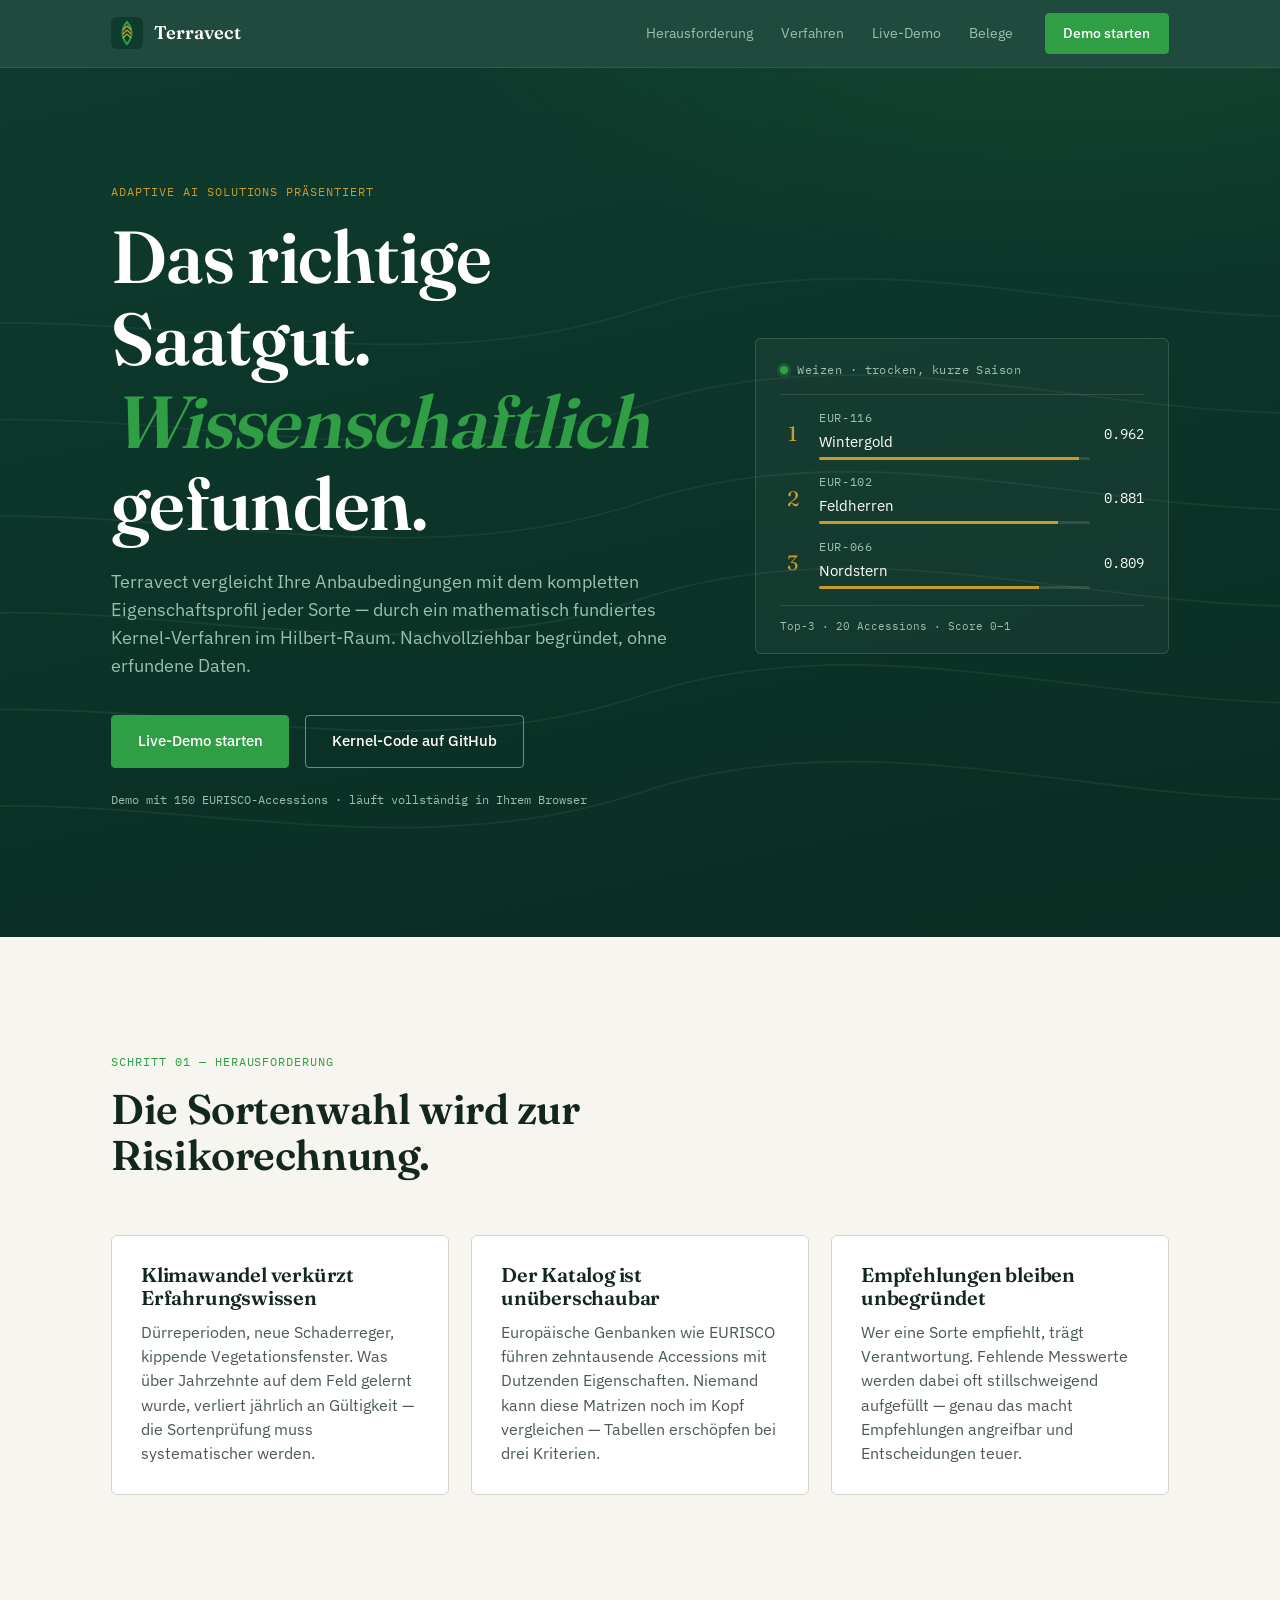
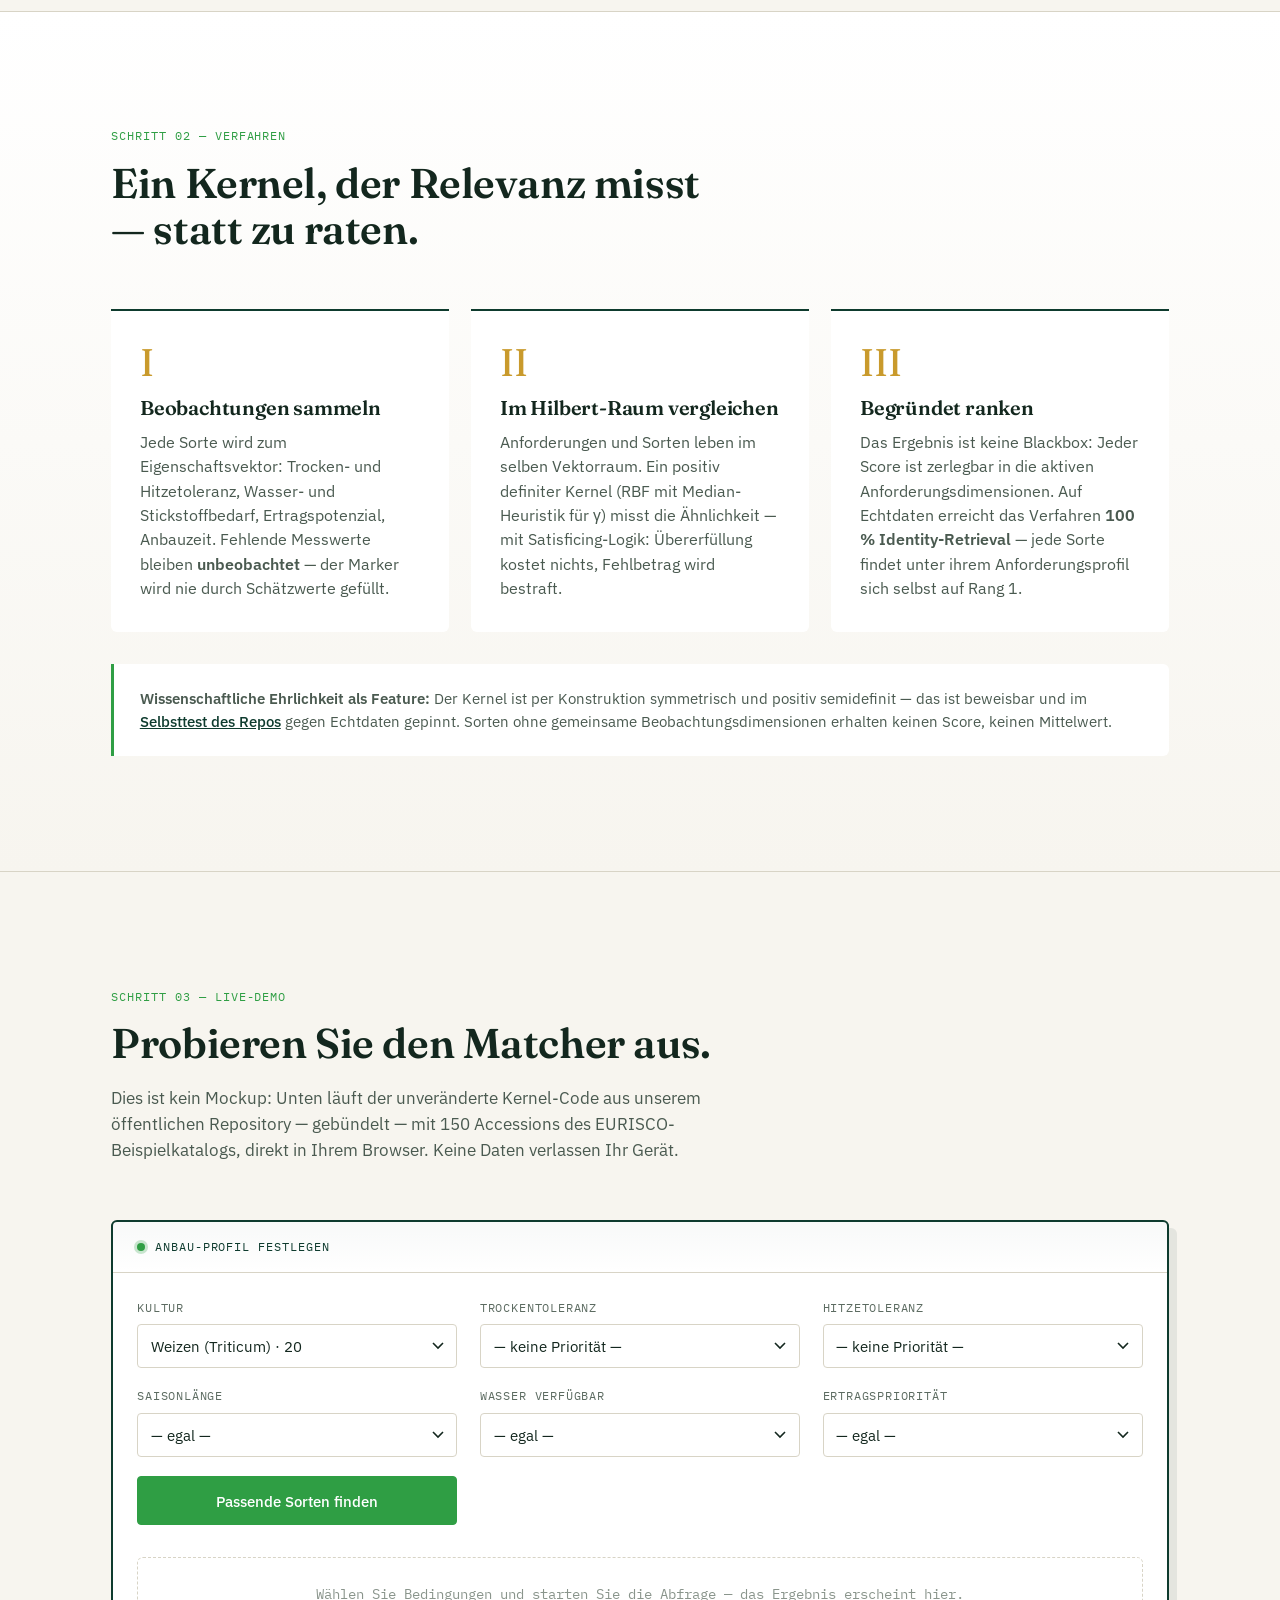
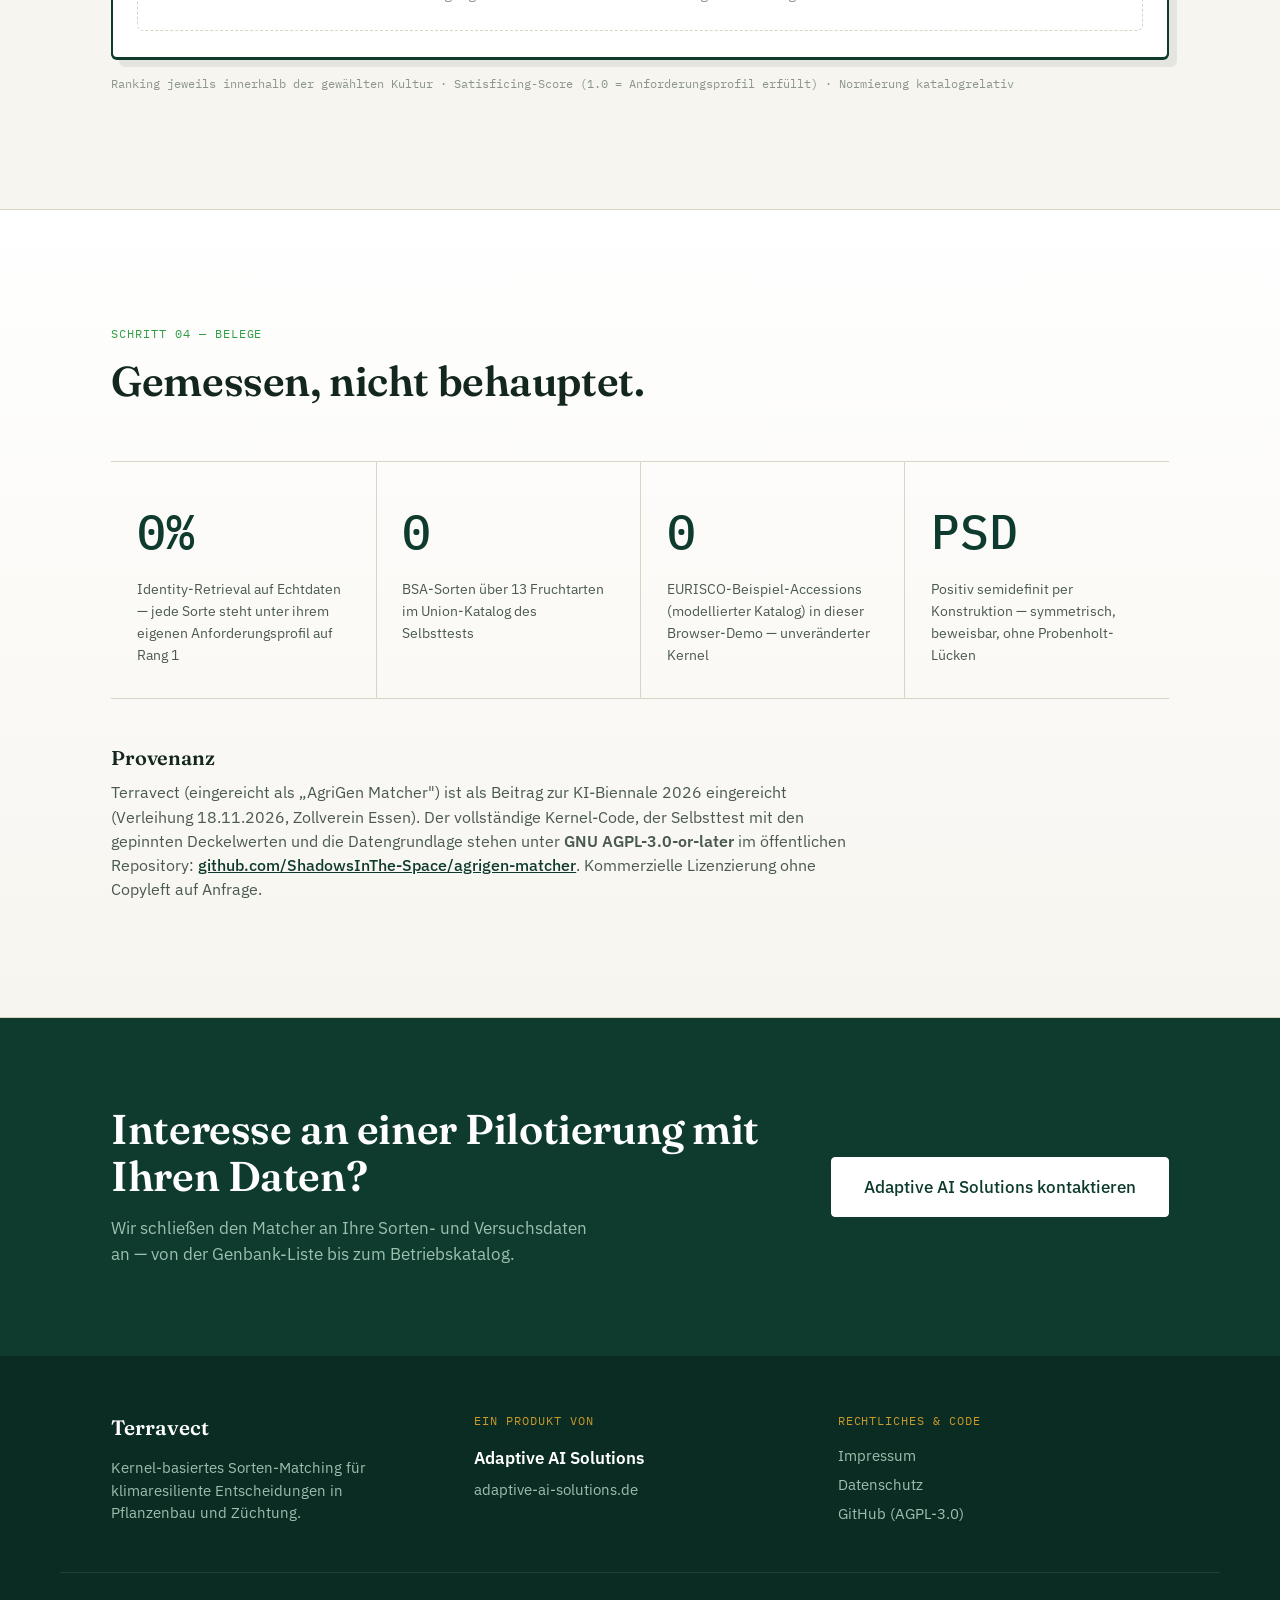
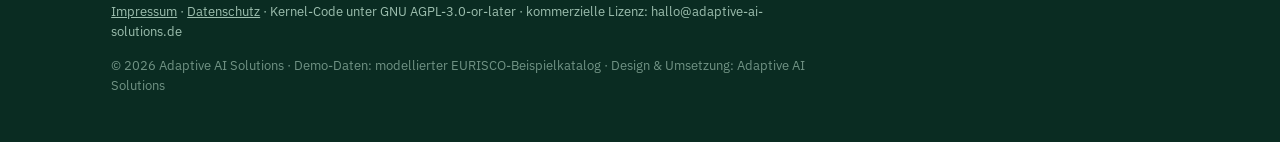
<file: index.html>
<!DOCTYPE html>
<html lang="de">
<head>
  <meta charset="UTF-8">
  <meta name="viewport" content="width=device-width, initial-scale=1.0">
  <title>Terravect — Wissenschaftliches Matching für die richtige Sortenwahl</title>
  <meta name="description" content="Terravect findet aus Hunderten Accessions die passende Sorte für Ihre Anbaubedingungen — mit einem mathematisch fundierten Kernel-Verfahren (Hilbert-Raum). Live-Demo im Browser. Ein Produkt von Adaptive AI Solutions.">
  <meta property="og:title" content="Terravect — Das richtige Saatgut. Wissenschaftlich gefunden.">
  <meta property="og:description" content="Kernel-basiertes Sorten-Matching mit nachvollziehbaren Scores. Live-Demo mit 150 EURISCO-Accessions direkt im Browser.">
  <meta property="og:type" content="website">
  <meta property="og:url" content="https://terravect.adaptive-ai-solutions.de/">
  <meta property="og:image" content="https://terravect.adaptive-ai-solutions.de/screenshots/terravect-hero-final.png">
  <meta property="og:locale" content="de_DE">
  <meta name="twitter:card" content="summary_large_image">
  <meta name="twitter:title" content="Terravect — Das richtige Saatgut. Wissenschaftlich gefunden.">
  <meta name="twitter:description" content="Kernel-basiertes Sorten-Matching mit nachvollziehbaren Scores. Live-Demo mit 150 EURISCO-Beispiel-Accessions direkt im Browser.">
  <meta name="twitter:image" content="https://terravect.adaptive-ai-solutions.de/screenshots/terravect-hero-final.png">
  <link rel="canonical" href="https://terravect.adaptive-ai-solutions.de/">
  <link rel="icon" href="data:image/svg+xml,<svg xmlns='http://www.w3.org/2000/svg' viewBox='0 0 32 32'><rect width='32' height='32' rx='6' fill='%230E3B2E'/><path d='M16 5 C 10 12, 10 20, 16 27 C 22 20, 22 12, 16 5 Z' fill='none' stroke='%232F9E44' stroke-width='2'/><path d='M16 9 L 12 13 M16 13 L 12 17 M16 17 L 12 21 M16 9 L 20 13 M16 13 L 20 17 M16 17 L 20 21' stroke='%23C99A2C' stroke-width='1.4'/></svg>">
  <link rel="stylesheet" href="assets/fonts.css">
  <link rel="stylesheet" href="assets/styles.css">
  <script type="application/ld+json">
  {
    "@context": "https://schema.org",
    "@type": "SoftwareApplication",
    "name": "Terravect",
    "applicationCategory": "ScientificApplication",
    "operatingSystem": "Web browser",
    "url": "https://terravect.adaptive-ai-solutions.de/",
    "description": "Kernel-basiertes Sorten-Matching (RKHS/Hilbert-Raum) für Pflanzenzüchtung, Saatgut-Beratung und Agrar-Forschung. Live-Demo läuft vollständig im Browser.",
    "featureList": "Semantisches Sorten-Matching, Satisficing-Scores, Identity-Retrieval 100% auf BSA-Echtdaten",
    "offers": { "@type": "Offer", "price": "0", "priceCurrency": "EUR", "description": "Browser-Live-Demo; Pilotierung mit eigenen Daten auf Anfrage" },
    "publisher": { "@type": "Organization", "name": "Adaptive AI Solutions", "url": "https://adaptive-ai-solutions.de", "email": "hallo@adaptive-ai-solutions.de" },
    "sameAs": ["https://github.com/ShadowsInThe-Space/agrigen-matcher"],
    "copyrightHolder": { "@type": "Organization", "name": "Adaptive AI Solutions" }
  }
  </script>
</head>
<body>

  <!-- ══════════ HEADER ══════════ -->
  <header class="site-header">
    <div class="shell header-inner">
      <a class="brand" href="#top" aria-label="Terravect — Start">
        <svg class="brand-mark" viewBox="0 0 32 32" aria-hidden="true">
          <rect width="32" height="32" rx="6" fill="#0E3B2E"/>
          <path d="M16 5 C 10 12, 10 20, 16 27 C 22 20, 22 12, 16 5 Z" fill="none" stroke="#2F9E44" stroke-width="2"/>
          <path d="M16 9 L 12 13 M16 13 L 12 17 M16 17 L 12 21 M16 9 L 20 13 M16 13 L 20 17 M16 17 L 20 21" stroke="#C99A2C" stroke-width="1.4"/>
        </svg>
        <span class="brand-name">Terravect</span>
      </a>
      <nav class="site-nav" aria-label="Hauptnavigation">
        <a href="#problem">Herausforderung</a>
        <a href="#verfahren">Verfahren</a>
        <a href="#demo">Live-Demo</a>
        <a href="#zahlen">Belege</a>
      </nav>
      <a class="btn btn-primary btn-small" href="#demo">Demo starten</a>
    </div>
  </header>

  <main id="top">

    <!-- ══════════ HERO ══════════ -->
    <section class="hero" aria-labelledby="hero-title">
      <svg class="hero-fieldlines" viewBox="0 0 1440 720" preserveAspectRatio="xMidYMid slice" aria-hidden="true">
        <path d="M0 640 C 240 560, 480 680, 720 600 C 960 520, 1200 660, 1440 580" fill="none" stroke="#F7F5EF" stroke-opacity="0.06" stroke-width="1.5"/>
        <path d="M0 560 C 240 480, 480 600, 720 520 C 960 440, 1200 580, 1440 500" fill="none" stroke="#F7F5EF" stroke-opacity="0.06" stroke-width="1.5"/>
        <path d="M0 480 C 240 400, 480 520, 720 440 C 960 360, 1200 500, 1440 420" fill="none" stroke="#F7F5EF" stroke-opacity="0.06" stroke-width="1.5"/>
        <path d="M0 400 C 240 320, 480 440, 720 360 C 960 280, 1200 420, 1440 340" fill="none" stroke="#F7F5EF" stroke-opacity="0.06" stroke-width="1.5"/>
        <path d="M0 320 C 240 240, 480 360, 720 280 C 960 200, 1200 340, 1440 260" fill="none" stroke="#F7F5EF" stroke-opacity="0.05" stroke-width="1.5"/>
        <path d="M0 240 C 240 160, 480 280, 720 200 C 960 120, 1200 260, 1440 180" fill="none" stroke="#F7F5EF" stroke-opacity="0.05" stroke-width="1.5"/>
      </svg>
      <div class="shell hero-grid">
        <div class="hero-copy">
          <p class="micro-label reveal">Adaptive AI Solutions präsentiert</p>
          <h1 class="hero-title reveal" id="hero-title">Das richtige Saatgut.<br><em>Wissenschaftlich</em> gefunden.</h1>
          <p class="hero-sub reveal">Terravect vergleicht Ihre Anbaubedingungen mit dem kompletten Eigenschaftsprofil jeder Sorte — durch ein mathematisch fundiertes Kernel-Verfahren im Hilbert-Raum. Nachvollziehbar begründet, ohne erfundene Daten.</p>
          <div class="hero-actions reveal">
            <a class="btn btn-primary" href="#demo">Live-Demo starten</a>
            <a class="btn btn-ghost-dark" href="https://github.com/ShadowsInThe-Space/agrigen-matcher" target="_blank" rel="noopener">Kernel-Code auf GitHub</a>
          </div>
          <p class="hero-note reveal">Demo mit 150 EURISCO-Accessions · läuft vollständig in Ihrem Browser</p>
        </div>
        <aside class="hero-panel reveal" aria-label="Beispiel-Ergebnis des Matchers">
          <div class="panel-head">
            <span class="panel-dot"></span>
            <span class="panel-title">Weizen · trocken, kurze Saison</span>
          </div>
          <ol class="panel-rows">
            <li class="panel-row">
              <span class="row-rank">1</span>
              <div class="row-main">
                <span class="row-name">EUR-116</span>
                <span class="row-cultivar">Wintergold</span>
                <div class="row-bar"><span style="width: 96%"></span></div>
              </div>
              <span class="row-score">0.962</span>
            </li>
            <li class="panel-row">
              <span class="row-rank">2</span>
              <div class="row-main">
                <span class="row-name">EUR-102</span>
                <span class="row-cultivar">Feldherren</span>
                <div class="row-bar"><span style="width: 88%"></span></div>
              </div>
              <span class="row-score">0.881</span>
            </li>
            <li class="panel-row">
              <span class="row-rank">3</span>
              <div class="row-main">
                <span class="row-name">EUR-066</span>
                <span class="row-cultivar">Nordstern</span>
                <div class="row-bar"><span style="width: 81%"></span></div>
              </div>
              <span class="row-score">0.809</span>
            </li>
          </ol>
          <p class="panel-foot">Top-3 · 20 Accessions · Score 0–1</p>
        </aside>
      </div>
    </section>

    <!-- ══════════ 01 · HERAUSFORDERUNG ══════════ -->
    <section class="section" id="problem" aria-labelledby="problem-title">
      <div class="shell">
        <div class="section-mark reveal">
          <span class="micro-label">Schritt 01 — Herausforderung</span>
          <h2 id="problem-title">Die Sortenwahl wird zur Risikorechnung.</h2>
        </div>
        <div class="card-trio">
          <article class="card reveal">
            <h3>Klimawandel verkürzt Erfahrungswissen</h3>
            <p>Dürreperioden, neue Schaderreger, kippende Vegetationsfenster. Was über Jahrzehnte auf dem Feld gelernt wurde, verliert jährlich an Gültigkeit — die Sortenprüfung muss systematischer werden.</p>
          </article>
          <article class="card reveal">
            <h3>Der Katalog ist unüberschaubar</h3>
            <p>Europäische Genbanken wie EURISCO führen zehntausende Accessions mit Dutzenden Eigenschaften. Niemand kann diese Matrizen noch im Kopf vergleichen — Tabellen erschöpfen bei drei Kriterien.</p>
          </article>
          <article class="card reveal">
            <h3>Empfehlungen bleiben unbegründet</h3>
            <p>Wer eine Sorte empfiehlt, trägt Verantwortung. Fehlende Messwerte werden dabei oft stillschweigend aufgefüllt — genau das macht Empfehlungen angreifbar und Entscheidungen teuer.</p>
          </article>
        </div>
      </div>
    </section>

    <!-- ══════════ 02 · VERFAHREN ══════════ -->
    <section class="section section-tinted" id="verfahren" aria-labelledby="verfahren-title">
      <div class="shell">
        <div class="section-mark reveal">
          <span class="micro-label">Schritt 02 — Verfahren</span>
          <h2 id="verfahren-title">Ein Kernel, der Relevanz misst — statt zu raten.</h2>
        </div>
        <div class="process">
          <div class="process-step reveal">
            <span class="step-num">I</span>
            <h3>Beobachtungen sammeln</h3>
            <p>Jede Sorte wird zum Eigenschaftsvektor: Trocken- und Hitzetoleranz, Wasser- und Stickstoffbedarf, Ertragspotenzial, Anbauzeit. Fehlende Messwerte bleiben <strong>unbeobachtet</strong> — der Marker wird nie durch Schätzwerte gefüllt.</p>
          </div>
          <div class="process-step reveal">
            <span class="step-num">II</span>
            <h3>Im Hilbert-Raum vergleichen</h3>
            <p>Anforderungen und Sorten leben im selben Vektorraum. Ein positiv definiter Kernel (RBF mit Median-Heuristik für γ) misst die Ähnlichkeit — mit Satisficing-Logik: Übererfüllung kostet nichts, Fehlbetrag wird bestraft.</p>
          </div>
          <div class="process-step reveal">
            <span class="step-num">III</span>
            <h3>Begründet ranken</h3>
            <p>Das Ergebnis ist keine Blackbox: Jeder Score ist zerlegbar in die aktiven Anforderungsdimensionen. Auf Echtdaten erreicht das Verfahren <strong>100 % Identity-Retrieval</strong> — jede Sorte findet unter ihrem Anforderungsprofil sich selbst auf Rang 1.</p>
          </div>
        </div>
        <aside class="honesty-note reveal">
          <p><strong>Wissenschaftliche Ehrlichkeit als Feature:</strong> Der Kernel ist per Konstruktion symmetrisch und positiv semidefinit — das ist beweisbar und im <a href="https://github.com/ShadowsInThe-Space/agrigen-matcher" target="_blank" rel="noopener">Selbsttest des Repos</a> gegen Echtdaten gepinnt. Sorten ohne gemeinsame Beobachtungsdimensionen erhalten keinen Score, keinen Mittelwert.</p>
        </aside>
      </div>
    </section>

    <!-- ══════════ 03 · LIVE-DEMO ══════════ -->
    <section class="section" id="demo" aria-labelledby="demo-title">
      <div class="shell">
        <div class="section-mark reveal">
          <span class="micro-label">Schritt 03 — Live-Demo</span>
          <h2 id="demo-title">Probieren Sie den Matcher aus.</h2>
          <p class="section-sub">Dies ist kein Mockup: Unten läuft der unveränderte Kernel-Code aus unserem öffentlichen Repository — gebündelt — mit 150 Accessions des EURISCO-Beispielkatalogs, direkt in Ihrem Browser. Keine Daten verlassen Ihr Gerät.</p>
        </div>

        <div class="instrument reveal" id="instrument">
          <div class="instrument-head">
            <span class="panel-dot"></span>
            <span class="micro-label">Anbau-Profil festlegen</span>
          </div>
          <form class="instrument-controls" id="demo-form" autocomplete="off">
            <div class="control">
              <label class="control-label" for="ctrl-crop">Kultur</label>
              <select id="ctrl-crop" class="control-select" required>
                <option value="Triticum" selected>Weizen (Triticum) · 20</option>
                <option value="Hordeum">Gerste (Hordeum) · 10</option>
                <option value="Secale">Roggen (Secale) · 16</option>
                <option value="Avena">Hafer (Avena) · 9</option>
                <option value="Zea">Mais (Zea) · 8</option>
                <option value="Sorghum">Sorghum · 15</option>
                <option value="Beta">Zuckerrübe (Beta) · 23</option>
                <option value="Solanum">Kartoffel (Solanum) · 8</option>
                <option value="Glycine">Sojabohne (Glycine) · 10</option>
                <option value="Phaseolus">Bohne (Phaseolus) · 13</option>
                <option value="Helianthus">Sonnenblume (Helianthus) · 8</option>
                <option value="Vicia">Ackerbohne (Vicia) · 10</option>
              </select>
            </div>
            <div class="control">
              <label class="control-label" for="ctrl-drought">Trockentoleranz</label>
              <select id="ctrl-drought" class="control-select">
                <option value="">— keine Priorität —</option>
                <option value="extreme">extrem erforderlich</option>
                <option value="high">hoch</option>
                <option value="moderate">moderat</option>
              </select>
            </div>
            <div class="control">
              <label class="control-label" for="ctrl-heat">Hitzetoleranz</label>
              <select id="ctrl-heat" class="control-select">
                <option value="">— keine Priorität —</option>
                <option value="high">hoch</option>
                <option value="moderate">moderat</option>
              </select>
            </div>
            <div class="control">
              <label class="control-label" for="ctrl-season">Saisonlänge</label>
              <select id="ctrl-season" class="control-select">
                <option value="">— egal —</option>
                <option value="short">kurz (Ernte früh)</option>
                <option value="medium">mittel</option>
                <option value="long">lang</option>
              </select>
            </div>
            <div class="control">
              <label class="control-label" for="ctrl-water">Wasser verfügbar</label>
              <select id="ctrl-water" class="control-select">
                <option value="">— egal —</option>
                <option value="low">knapp</option>
                <option value="moderate">mittel</option>
                <option value="high">reichlich</option>
              </select>
            </div>
            <div class="control">
              <label class="control-label" for="ctrl-yield">Ertragspriorität</label>
              <select id="ctrl-yield" class="control-select">
                <option value="">— egal —</option>
                <option value="high">hoch</option>
                <option value="medium">mittel</option>
              </select>
            </div>
            <div class="control control-submit">
              <button type="submit" class="btn btn-primary btn-block" id="demo-run">Passende Sorten finden</button>
            </div>
          </form>
          <div class="instrument-results" id="demo-results" aria-live="polite">
            <p class="results-empty">Wählen Sie Bedingungen und starten Sie die Abfrage — das Ergebnis erscheint hier.</p>
          </div>
        </div>
        <p class="demo-note">Ranking jeweils innerhalb der gewählten Kultur · Satisficing-Score (1.0 = Anforderungsprofil erfüllt) · Normierung katalogrelativ</p>
      </div>
    </section>

    <!-- ══════════ 04 · BELEGE ══════════ -->
    <section class="section section-tinted" id="zahlen" aria-labelledby="zahlen-title">
      <div class="shell">
        <div class="section-mark reveal">
          <span class="micro-label">Schritt 04 — Belege</span>
          <h2 id="zahlen-title">Gemessen, nicht behauptet.</h2>
        </div>
        <div class="stats-band reveal">
          <div class="stat">
            <span class="stat-value" data-count="100" data-suffix="%">0%</span>
            <span class="stat-label">Identity-Retrieval auf Echtdaten — jede Sorte steht unter ihrem eigenen Anforderungsprofil auf Rang 1</span>
          </div>
          <div class="stat">
            <span class="stat-value" data-count="452">0</span>
            <span class="stat-label">BSA-Sorten über 13 Fruchtarten im Union-Katalog des Selbsttests</span>
          </div>
          <div class="stat">
            <span class="stat-value" data-count="150">0</span>
            <span class="stat-label">EURISCO-Beispiel-Accessions (modellierter Katalog) in dieser Browser-Demo — unveränderter Kernel</span>
          </div>
          <div class="stat">
            <span class="stat-value">PSD</span>
            <span class="stat-label">Positiv semidefinit per Konstruktion — symmetrisch, beweisbar, ohne Probenholt-Lücken</span>
          </div>
        </div>
        <div class="provenance reveal">
          <h3>Provenanz</h3>
          <p>Terravect (eingereicht als „AgriGen Matcher") ist als Beitrag zur KI-Biennale 2026 eingereicht (Verleihung 18.11.2026, Zollverein Essen). Der vollständige Kernel-Code, der Selbsttest mit den gepinnten Deckelwerten und die Datengrundlage stehen unter <strong>GNU AGPL-3.0-or-later</strong> im öffentlichen Repository: <a href="https://github.com/ShadowsInThe-Space/agrigen-matcher" target="_blank" rel="noopener">github.com/ShadowsInThe-Space/agrigen-matcher</a>. Kommerzielle Lizenzierung ohne Copyleft auf Anfrage.</p>
        </div>
      </div>
    </section>

    <!-- ══════════ CTA ══════════ -->
    <section class="cta" aria-labelledby="cta-title">
      <div class="shell cta-inner reveal">
        <div>
          <h2 id="cta-title">Interesse an einer Pilotierung mit Ihren Daten?</h2>
          <p>Wir schließen den Matcher an Ihre Sorten- und Versuchsdaten an — von der Genbank-Liste bis zum Betriebskatalog.</p>
        </div>
        <a class="btn btn-cta" href="mailto:hallo@adaptive-ai-solutions.de">Adaptive AI Solutions kontaktieren</a>
      </div>
    </section>

  </main>

  <!-- ══════════ FOOTER ══════════ -->
  <footer class="site-footer">
    <div class="shell footer-grid">
      <div class="footer-col">
        <span class="footer-brand">Terravect</span>
        <p class="footer-muted">Kernel-basiertes Sorten-Matching für klimaresiliente Entscheidungen in Pflanzenbau und Züchtung.</p>
      </div>
      <div class="footer-col">
        <span class="micro-label micro-label-dark">Ein Produkt von</span>
        <p class="footer-strong">Adaptive AI Solutions</p>
        <a class="footer-link" href="https://adaptive-ai-solutions.de" target="_blank" rel="noopener">adaptive-ai-solutions.de</a>
      </div>
      <div class="footer-col">
        <span class="micro-label micro-label-dark">Rechtliches &amp; Code</span>
        <a class="footer-link" href="impressum.html">Impressum</a>
        <a class="footer-link" href="datenschutz.html">Datenschutz</a>
        <a class="footer-link" href="https://github.com/ShadowsInThe-Space/agrigen-matcher" target="_blank" rel="noopener">GitHub (AGPL-3.0)</a>
      </div>
    </div>
    <div class="shell footer-legal">
      <p><a class="footer-legal-link" href="impressum.html">Impressum</a> · <a class="footer-legal-link" href="datenschutz.html">Datenschutz</a> · Kernel-Code unter GNU AGPL-3.0-or-later · kommerzielle Lizenz: hallo@adaptive-ai-solutions.de</p>
      <p class="footer-copy">© 2026 Adaptive AI Solutions · Demo-Daten: modellierter EURISCO-Beispielkatalog · Design &amp; Umsetzung: Adaptive AI Solutions</p>
    </div>
  </footer>

  <script src="assets/demo.js"></script>
  <script src="assets/app.js"></script>
</body>
</html>
</file>
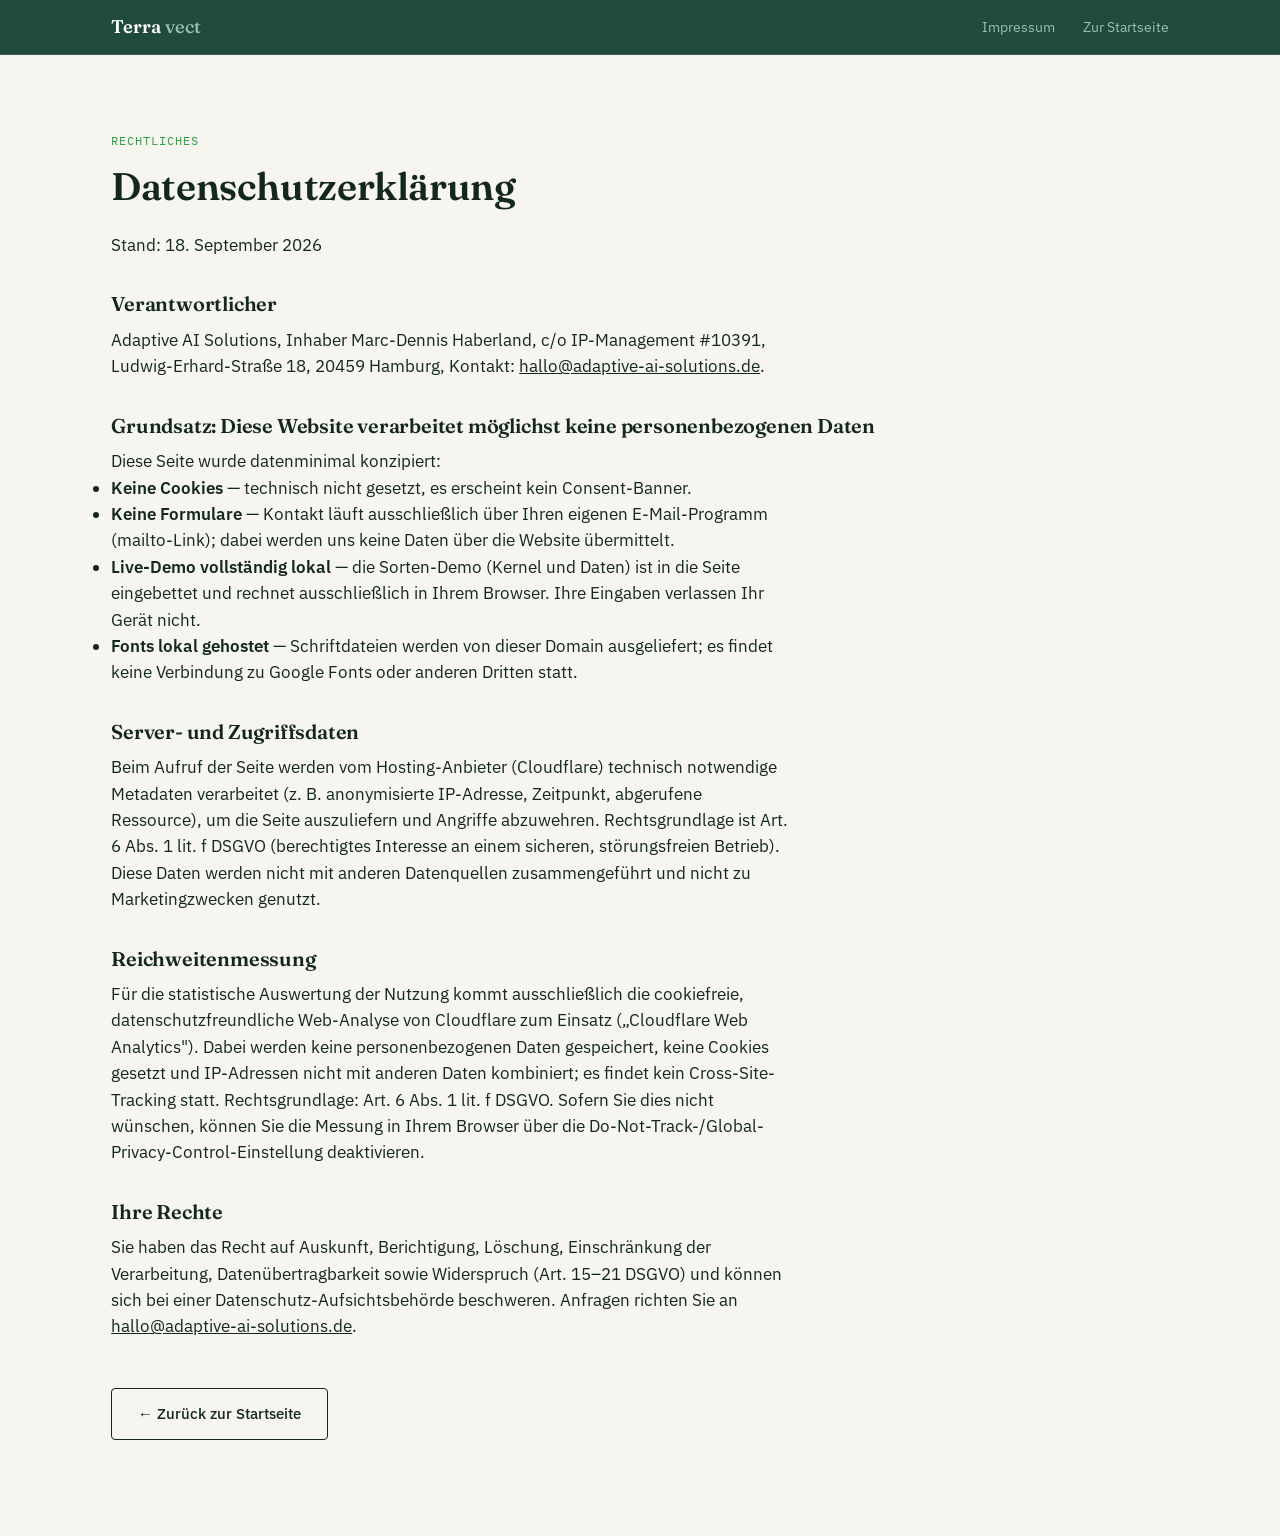
<file: datenschutz.html>
<!DOCTYPE html>
<html lang="de">
<head>
  <meta charset="UTF-8">
  <meta name="viewport" content="width=device-width, initial-scale=1.0">
  <title>Datenschutz — Terravect</title>
  <meta name="robots" content="noindex, follow">
  <link rel="icon" href="data:image/svg+xml,<svg xmlns='http://www.w3.org/2000/svg' viewBox='0 0 32 32'><rect width='32' height='32' rx='6' fill='%230E3B2E'/><path d='M16 5 C 10 12, 10 20, 16 27 C 22 20, 22 12, 16 5 Z' fill='none' stroke='%232F9E44' stroke-width='2'/></svg>">
  <link rel="stylesheet" href="assets/fonts.css">
  <link rel="stylesheet" href="assets/styles.css">
  <style>
    .legal-body { padding: clamp(3rem, 6vw, 5rem) 0 clamp(4rem, 8vw, 6rem); }
    .legal-body h1 { font-size: clamp(1.8rem, 3.5vw, 2.4rem); margin-bottom: 1.5rem; }
    .legal-body h2 { font-size: 1.25rem; max-width: none; margin: 2.2rem 0 0.7rem; }
    .legal-body p, .legal-body li { max-width: 68ch; }
    .legal-back { margin-top: 3rem; display: inline-block; }
    .btn-ghost-light { background: transparent; color: var(--ink-forest); border: 1.5px solid var(--ink-forest); }
    .btn-ghost-light:hover { border-color: var(--field-night); transform: translateY(-2px); }
  </style>
</head>
<body>

  <header class="site-header">
    <div class="shell header-inner">
      <a class="brand" href="index.html" aria-label="Terravect — Start">
        <span class="brand-name">Terra&thinsp;<em>vect</em></span>
      </a>
      <nav class="site-nav" aria-label="Rechtliches">
        <a href="impressum.html">Impressum</a>
        <a href="index.html">Zur Startseite</a>
      </nav>
    </div>
  </header>

  <main class="legal-body">
    <div class="shell">
      <span class="micro-label">Rechtliches</span>
      <h1>Datenschutzerklärung</h1>
      <p>Stand: 18. September 2026</p>

      <h2>Verantwortlicher</h2>
      <p>Adaptive AI Solutions, Inhaber Marc-Dennis Haberland, c/o IP-Management #10391, Ludwig-Erhard-Straße 18, 20459 Hamburg, Kontakt: <a href="mailto:hallo@adaptive-ai-solutions.de">hallo@adaptive-ai-solutions.de</a>.</p>

      <h2>Grundsatz: Diese Website verarbeitet möglichst keine personenbezogenen Daten</h2>
      <p>Diese Seite wurde datenminimal konzipiert:</p>
      <ul>
        <li><strong>Keine Cookies</strong> — technisch nicht gesetzt, es erscheint kein Consent-Banner.</li>
        <li><strong>Keine Formulare</strong> — Kontakt läuft ausschließlich über Ihren eigenen E-Mail-Programm (mailto-Link); dabei werden uns keine Daten über die Website übermittelt.</li>
        <li><strong>Live-Demo vollständig lokal</strong> — die Sorten-Demo (Kernel und Daten) ist in die Seite eingebettet und rechnet ausschließlich in Ihrem Browser. Ihre Eingaben verlassen Ihr Gerät nicht.</li>
        <li><strong>Fonts lokal gehostet</strong> — Schriftdateien werden von dieser Domain ausgeliefert; es findet keine Verbindung zu Google Fonts oder anderen Dritten statt.</li>
      </ul>

      <h2>Server- und Zugriffsdaten</h2>
      <p>Beim Aufruf der Seite werden vom Hosting-Anbieter (Cloudflare) technisch notwendige Metadaten verarbeitet (z.&nbsp;B. anonymisierte IP-Adresse, Zeitpunkt, abgerufene Ressource), um die Seite auszuliefern und Angriffe abzuwehren. Rechtsgrundlage ist Art. 6 Abs. 1 lit. f DSGVO (berechtigtes Interesse an einem sicheren, störungsfreien Betrieb). Diese Daten werden nicht mit anderen Datenquellen zusammengeführt und nicht zu Marketingzwecken genutzt.</p>

      <h2>Reichweitenmessung</h2>
      <p>Für die statistische Auswertung der Nutzung kommt ausschließlich die cookiefreie, datenschutzfreundliche Web-Analyse von Cloudflare zum Einsatz („Cloudflare Web Analytics"). Dabei werden keine personenbezogenen Daten gespeichert, keine Cookies gesetzt und IP-Adressen nicht mit anderen Daten kombiniert; es findet kein Cross-Site-Tracking statt. Rechtsgrundlage: Art. 6 Abs. 1 lit. f DSGVO. Sofern Sie dies nicht wünschen, können Sie die Messung in Ihrem Browser über die Do-Not-Track-/Global-Privacy-Control-Einstellung deaktivieren.</p>

      <h2>Ihre Rechte</h2>
      <p>Sie haben das Recht auf Auskunft, Berichtigung, Löschung, Einschränkung der Verarbeitung, Datenübertragbarkeit sowie Widerspruch (Art. 15–21 DSGVO) und können sich bei einer Datenschutz-Aufsichtsbehörde beschweren. Anfragen richten Sie an <a href="mailto:hallo@adaptive-ai-solutions.de">hallo@adaptive-ai-solutions.de</a>.</p>

      <a class="btn btn-ghost-light legal-back" href="index.html">← Zurück zur Startseite</a>
    </div>
  </main>

</body>
</html>
</file>
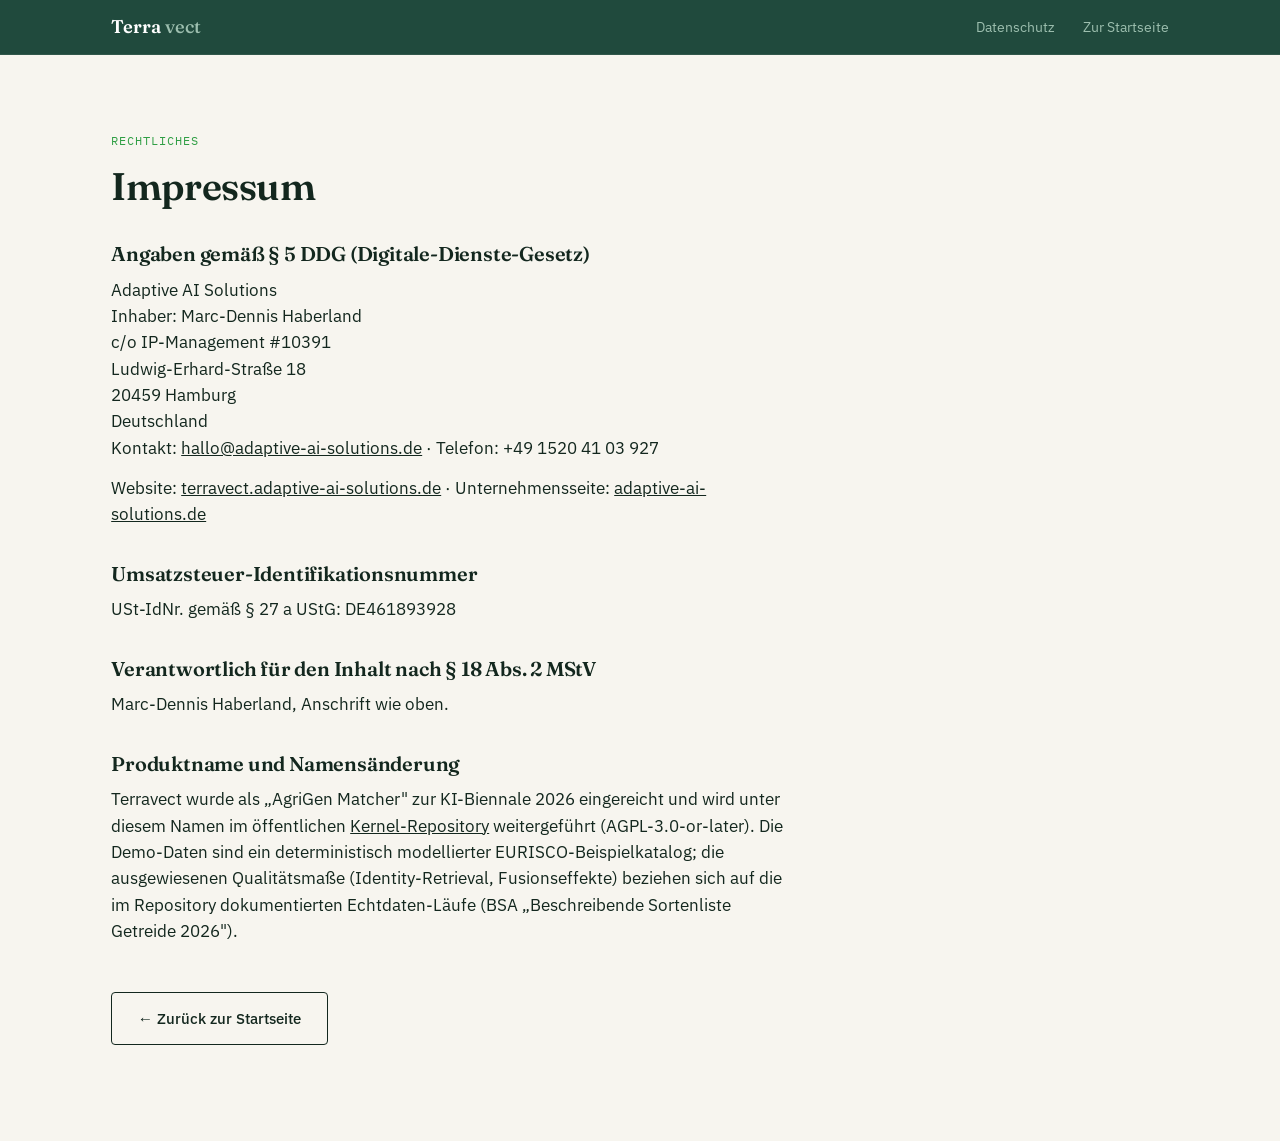
<file: impressum.html>
<!DOCTYPE html>
<html lang="de">
<head>
  <meta charset="UTF-8">
  <meta name="viewport" content="width=device-width, initial-scale=1.0">
  <title>Impressum — Terravect</title>
  <meta name="robots" content="noindex, follow">
  <link rel="icon" href="data:image/svg+xml,<svg xmlns='http://www.w3.org/2000/svg' viewBox='0 0 32 32'><rect width='32' height='32' rx='6' fill='%230E3B2E'/><path d='M16 5 C 10 12, 10 20, 16 27 C 22 20, 22 12, 16 5 Z' fill='none' stroke='%232F9E44' stroke-width='2'/></svg>">
  <link rel="stylesheet" href="assets/fonts.css">
  <link rel="stylesheet" href="assets/styles.css">
  <style>
    .legal-body { padding: clamp(3rem, 6vw, 5rem) 0 clamp(4rem, 8vw, 6rem); }
    .legal-body h1 { font-size: clamp(1.8rem, 3.5vw, 2.4rem); margin-bottom: 1.5rem; }
    .legal-body h2 { font-size: 1.25rem; max-width: none; margin: 2.2rem 0 0.7rem; }
    .legal-body p, .legal-body li { max-width: 68ch; }
    .legal-body address { font-style: normal; white-space: pre-line; }
    .legal-back { margin-top: 3rem; display: inline-block; }
    .btn-ghost-light { background: transparent; color: var(--ink-forest); border: 1.5px solid var(--ink-forest); }
    .btn-ghost-light:hover { border-color: var(--field-night); transform: translateY(-2px); }
  </style>
</head>
<body>

  <header class="site-header">
    <div class="shell header-inner">
      <a class="brand" href="index.html" aria-label="Terravect — Start">
        <span class="brand-name">Terra&thinsp;<em>vect</em></span>
      </a>
      <nav class="site-nav" aria-label="Rechtliches">
        <a href="datenschutz.html">Datenschutz</a>
        <a href="index.html">Zur Startseite</a>
      </nav>
    </div>
  </header>

  <main class="legal-body">
    <div class="shell">
      <span class="micro-label">Rechtliches</span>
      <h1>Impressum</h1>

      <h2>Angaben gemäß § 5 DDG (Digitale-Dienste-Gesetz)</h2>
      <address>Adaptive AI Solutions
Inhaber: Marc-Dennis Haberland
c/o IP-Management #10391
Ludwig-Erhard-Straße 18
20459 Hamburg
Deutschland</address>
      <p>Kontakt: <a href="mailto:hallo@adaptive-ai-solutions.de">hallo@adaptive-ai-solutions.de</a> · Telefon: +49 1520 41 03 927</p>
      <p>Website: <a href="https://terravect.adaptive-ai-solutions.de/">terravect.adaptive-ai-solutions.de</a> · Unternehmensseite: <a href="https://adaptive-ai-solutions.de" target="_blank" rel="noopener">adaptive-ai-solutions.de</a></p>

      <h2>Umsatzsteuer-Identifikationsnummer</h2>
      <p>USt-IdNr. gemäß § 27 a UStG: DE461893928</p>

      <h2>Verantwortlich für den Inhalt nach § 18 Abs. 2 MStV</h2>
      <p>Marc-Dennis Haberland, Anschrift wie oben.</p>

      <h2>Produktname und Namensänderung</h2>
      <p>Terravect wurde als „AgriGen Matcher" zur KI-Biennale 2026 eingereicht und wird unter diesem Namen im öffentlichen <a href="https://github.com/ShadowsInThe-Space/agrigen-matcher" target="_blank" rel="noopener">Kernel-Repository</a> weitergeführt (AGPL-3.0-or-later). Die Demo-Daten sind ein deterministisch modellierter EURISCO-Beispielkatalog; die ausgewiesenen Qualitätsmaße (Identity-Retrieval, Fusionseffekte) beziehen sich auf die im Repository dokumentierten Echtdaten-Läufe (BSA „Beschreibende Sortenliste Getreide 2026").</p>

      <a class="btn btn-ghost-light legal-back" href="index.html">← Zurück zur Startseite</a>
    </div>
  </main>

</body>
</html>
</file>
<file: assets/fonts.css>
/* Self-hosted Fonts (Quelle: Google Fonts — Fraunces, IBM Plex Sans, IBM Plex Mono;
   latin-Subset, variable Fonts wo zutreffend). Keine Verbindungen zu Google
   oder Dritten beim Seitenaufruf — siehe datenschutz.html. */

/* Fraunces — variable (opsz 9..144, wght) — Display/Headlines */
@font-face {
  font-family: 'Fraunces';
  font-style: normal;
  font-weight: 100 900;
  font-display: swap;
  font-optical-sizing: auto;
  src: url('fonts/fraunces-variable.woff2') format('woff2');
}

/* IBM Plex Sans — variable (wght) — Body/UI */
@font-face {
  font-family: 'IBM Plex Sans';
  font-style: normal;
  font-weight: 100 700;
  font-display: swap;
  src: url('fonts/ibm-plex-sans-variable.woff2') format('woff2');
}

/* IBM Plex Mono — statisch 400/500 — Scores, IDs, Labels */
@font-face {
  font-family: 'IBM Plex Mono';
  font-style: normal;
  font-weight: 400;
  font-display: swap;
  src: url('fonts/ibm-plex-mono-400.woff2') format('woff2');
}
@font-face {
  font-family: 'IBM Plex Mono';
  font-style: normal;
  font-weight: 500;
  font-display: swap;
  src: url('fonts/ibm-plex-mono-500.woff2') format('woff2');
}
</file>
<file: assets/styles.css>
/* ═══════════════════════════════════════════════════════════════
   AgriGen Matcher — Landing Page
   Design-Vertrag: DESIGN.md (Tokens sind kanonisch)
   Atmosphäre: Feldwissenschaft — Präzision eines Messinstruments
   ═══════════════════════════════════════════════════════════════ */

:root {
  --field-night: #0E3B2E;
  --field-night-deep: #0A2C22;
  --leaf-signal: #2F9E44;
  --leaf-signal-hover: #27873A;
  --paper-warm: #F7F5EF;
  --ink-forest: #13271E;
  --mist-line: #D8D4C6;
  --ear-gold: #C99A2C;
  --cloud-white: #FFFFFF;
  --on-dark-muted: #9DBFAF;

  --font-display: "Fraunces", Georgia, serif;
  --font-body: "IBM Plex Sans", "Helvetica Neue", sans-serif;
  --font-mono: "IBM Plex Mono", "Courier New", monospace;

  --max-width: 1160px;
  --section-space: clamp(4rem, 9vw, 7.5rem);
  --gutters: clamp(1.25rem, 4vw, 4rem);
}

/* ── Reset ─────────────────────────────────────────────────── */
*, *::before, *::after { box-sizing: border-box; margin: 0; padding: 0; }
html { scroll-behavior: smooth; }
body {
  font-family: var(--font-body);
  font-size: 1.0625rem;
  line-height: 1.55;
  color: var(--ink-forest);
  background: var(--paper-warm);
  -webkit-font-smoothing: antialiased;
}
img, svg { display: block; max-width: 100%; }
a { color: inherit; }

.shell { max-width: var(--max-width); margin-inline: auto; padding-inline: var(--gutters); }

/* ── Typografie-Bausteine ──────────────────────────────────── */
.micro-label {
  font-family: var(--font-mono);
  font-size: 0.75rem;
  letter-spacing: 0.08em;
  text-transform: uppercase;
  color: var(--leaf-signal);
  display: block;
  margin-bottom: 0.9rem;
}
h1, h2, h3 { font-family: var(--font-display); font-weight: 600; line-height: 1.12; letter-spacing: -0.01em; }
h2 { font-size: clamp(1.8rem, 3.5vw, 2.6rem); max-width: 22ch; }
h3 { font-size: 1.25rem; margin-bottom: 0.65rem; }
p + p { margin-top: 0.85rem; }
strong { font-weight: 600; }

/* ── Buttons ───────────────────────────────────────────────── */
.btn {
  display: inline-flex; align-items: center; justify-content: center; gap: 0.5rem;
  font-family: var(--font-body); font-weight: 500; font-size: 0.95rem;
  padding: 0.85rem 1.6rem; border-radius: 4px;
  text-decoration: none; cursor: pointer;
  transition: transform 0.15s ease, background-color 0.15s ease, border-color 0.15s ease;
}
.btn-primary {
  background: var(--leaf-signal); color: var(--cloud-white);
  border: 1.5px solid var(--leaf-signal);
}
.btn-primary:hover { background: var(--leaf-signal-hover); border-color: var(--leaf-signal-hover); transform: translateY(-2px); }
.btn-ghost-dark {
  background: transparent; color: var(--cloud-white);
  border: 1.5px solid rgba(247, 245, 239, 0.45);
}
.btn-ghost-dark:hover { border-color: var(--cloud-white); transform: translateY(-2px); }
.btn-small { padding: 0.55rem 1.1rem; font-size: 0.875rem; }
.btn-block { width: 100%; }
.btn-cta {
  background: var(--cloud-white); color: var(--field-night);
  border: 1.5px solid var(--cloud-white); font-size: 1.05rem; padding: 1rem 2rem;
}
.btn-cta:hover { transform: translateY(-2px); }

/* ── Header ────────────────────────────────────────────────── */
.site-header {
  position: sticky; top: 0; z-index: 50;
  background: rgba(14, 59, 46, 0.92);
  backdrop-filter: blur(10px);
  border-bottom: 1px solid rgba(247, 245, 239, 0.08);
}
.header-inner {
  display: flex; align-items: center; gap: 2rem;
  padding-block: 0.8rem;
}
.brand { display: inline-flex; align-items: center; gap: 0.65rem; text-decoration: none; }
.brand-mark { width: 32px; height: 32px; }
.brand-name {
  color: var(--cloud-white); font-family: var(--font-display);
  font-size: 1.15rem; font-weight: 600;
}
.brand-name em { font-style: normal; color: var(--on-dark-muted); font-weight: 500; }
.site-nav { display: flex; gap: 1.75rem; margin-left: auto; }
.site-nav a {
  color: var(--on-dark-muted); text-decoration: none; font-size: 0.9rem;
  transition: color 0.15s ease;
}
.site-nav a:hover { color: var(--cloud-white); }
@media (max-width: 860px) { .site-nav { display: none; } }

/* ── Hero ──────────────────────────────────────────────────── */
.hero {
  position: relative; overflow: hidden;
  background:
    radial-gradient(1100px 500px at 85% -10%, rgba(47, 158, 68, 0.14), transparent 60%),
    linear-gradient(168deg, var(--field-night) 0%, var(--field-night-deep) 100%);
  color: var(--cloud-white);
}
.hero-fieldlines { position: absolute; inset: 0; width: 100%; height: 100%; }
.hero-grid {
  position: relative;
  display: grid; grid-template-columns: minmax(0, 7fr) minmax(0, 5fr);
  gap: clamp(2rem, 5vw, 4.5rem); align-items: center;
  padding-block: clamp(4.5rem, 9vw, 7.5rem) clamp(5.5rem, 10vw, 8.5rem);
}
.hero .micro-label { color: var(--ear-gold); }
.hero-title { font-size: clamp(2.6rem, 6vw, 4.6rem); margin-bottom: 1.4rem; }
.hero-title em { font-style: italic; color: var(--leaf-signal); }
.hero-sub { max-width: 52ch; color: var(--on-dark-muted); font-size: 1.125rem; margin-bottom: 2.2rem; }
.hero-actions { display: flex; flex-wrap: wrap; gap: 1rem; margin-bottom: 1.4rem; }
.hero-note { font-family: var(--font-mono); font-size: 0.78rem; color: var(--on-dark-muted); opacity: 0.85; }
@media (max-width: 960px) { .hero-grid { grid-template-columns: 1fr; } }

/* Hero-Score-Panel („Instrument"-Anmutung) */
.hero-panel {
  background: rgba(247, 245, 239, 0.04);
  border: 1px solid rgba(247, 245, 239, 0.14);
  border-radius: 6px; padding: 1.4rem 1.5rem 1.1rem;
  font-family: var(--font-mono);
}
.panel-head {
  display: flex; align-items: center; gap: 0.6rem;
  padding-bottom: 0.9rem; margin-bottom: 0.9rem;
  border-bottom: 1px solid rgba(247, 245, 239, 0.12);
}
.panel-dot { width: 8px; height: 8px; border-radius: 50%; background: var(--leaf-signal); box-shadow: 0 0 0 3px rgba(47, 158, 68, 0.25); }
.panel-title { font-size: 0.72rem; color: var(--on-dark-muted); letter-spacing: 0.04em; }
.panel-rows { list-style: none; display: grid; gap: 0.85rem; }
.panel-row { display: grid; grid-template-columns: 1.6rem 1fr auto; gap: 0.85rem; align-items: center; }
.row-rank { font-family: var(--font-display); font-size: 1.3rem; color: var(--ear-gold); text-align: center; }
.row-main { display: grid; gap: 0.2rem; }
.row-name { font-size: 0.72rem; color: var(--on-dark-muted); letter-spacing: 0.06em; }
.row-cultivar { font-family: var(--font-body); font-size: 0.95rem; color: var(--cloud-white); }
.row-bar { height: 3px; background: rgba(247, 245, 239, 0.12); border-radius: 2px; overflow: hidden; }
.row-bar span { display: block; height: 100%; background: var(--ear-gold); }
.row-score { font-size: 0.85rem; color: var(--cloud-white); }
.panel-foot { margin-top: 1rem; padding-top: 0.8rem; border-top: 1px solid rgba(247, 245, 239, 0.12); font-size: 0.7rem; color: var(--on-dark-muted); }

/* ── Sektionen ─────────────────────────────────────────────── */
.section { padding-block: var(--section-space); }
.section-tinted { background: linear-gradient(180deg, var(--cloud-white) 0%, var(--paper-warm) 100%); border-block: 1px solid var(--mist-line); }
.section-mark { margin-bottom: clamp(2.2rem, 5vw, 3.5rem); }
.section-sub { margin-top: 1.1rem; max-width: 68ch; color: #4a5a50; }

/* Karten-Trio (Problem) */
.card-trio { display: grid; grid-template-columns: repeat(3, 1fr); gap: 1.4rem; }
@media (max-width: 900px) { .card-trio { grid-template-columns: 1fr; } }
.card {
  background: var(--cloud-white); border: 1px solid var(--mist-line);
  border-radius: 6px; padding: 1.8rem;
  transition: border-color 0.2s ease;
}
.card:hover { border-color: var(--field-night); }
.card p { color: #4a5a50; font-size: 0.98rem; }

/* Prozess (Verfahren) */
.process { display: grid; grid-template-columns: repeat(3, 1fr); gap: 1.4rem; counter-reset: step; }
@media (max-width: 900px) { .process { grid-template-columns: 1fr; } }
.process-step { position: relative; padding: 2rem 1.8rem; border-top: 2px solid var(--field-night); background: var(--cloud-white); border-radius: 0 0 6px 6px; }
.step-num {
  font-family: var(--font-display); font-size: 2.4rem; line-height: 1;
  color: var(--ear-gold); display: block; margin-bottom: 1rem;
}
.process-step p { color: #4a5a50; font-size: 0.98rem; }
.honesty-note {
  margin-top: 2rem; padding: 1.4rem 1.6rem;
  border-left: 3px solid var(--leaf-signal); background: var(--cloud-white);
  border-radius: 0 6px 6px 0;
}
.honesty-note p { font-size: 0.95rem; color: #4a5a50; }
.honesty-note a { color: var(--field-night); font-weight: 500; }

/* ── Demo-Instrument ───────────────────────────────────────── */
.instrument {
  background: var(--cloud-white);
  border: 2px solid var(--field-night);
  border-radius: 6px;
  box-shadow: 0 1px 0 var(--field-night), 8px 8px 0 rgba(14, 59, 46, 0.08);
}
.instrument-head {
  display: flex; align-items: center; gap: 0.6rem;
  padding: 1rem 1.5rem; border-bottom: 1px solid var(--mist-line);
  background: linear-gradient(180deg, rgba(14, 59, 46, 0.03), transparent);
}
.instrument-head .micro-label { margin: 0; color: var(--field-night); }
.instrument-controls {
  display: grid; grid-template-columns: repeat(3, 1fr); gap: 1.2rem 1.4rem;
  padding: 1.6rem 1.5rem;
}
@media (max-width: 960px) { .instrument-controls { grid-template-columns: repeat(2, 1fr); } }
@media (max-width: 620px) { .instrument-controls { grid-template-columns: 1fr; } }
.control-label {
  display: block; font-family: var(--font-mono); font-size: 0.72rem;
  letter-spacing: 0.07em; text-transform: uppercase;
  color: #5c6b61; margin-bottom: 0.45rem;
}
.control-select {
  width: 100%; padding: 0.7rem 0.8rem;
  font-family: var(--font-body); font-size: 0.95rem; color: var(--ink-forest);
  background: var(--cloud-white);
  border: 1px solid var(--mist-line); border-radius: 4px;
  transition: border-color 0.15s ease;
  appearance: none;
  background-image: url("data:image/svg+xml,%3Csvg xmlns='http://www.w3.org/2000/svg' width='12' height='8'%3E%3Cpath d='M1 1l5 5 5-5' fill='none' stroke='%2313271E' stroke-width='1.6'/%3E%3C/svg%3E");
  background-repeat: no-repeat; background-position: right 0.8rem center;
  padding-right: 2.2rem;
}
.control-select:focus { outline: none; border-color: var(--leaf-signal); box-shadow: 0 0 0 2px rgba(47, 158, 68, 0.25); }
.control-submit { display: flex; align-items: flex-end; }

.instrument-results { padding: 0.4rem 1.5rem 1.6rem; }
.results-empty {
  font-family: var(--font-mono); font-size: 0.85rem; color: #8a958c;
  padding: 1.6rem; text-align: center; border: 1px dashed var(--mist-line); border-radius: 6px;
}
.result-row {
  display: grid; grid-template-columns: 2.2rem 1fr auto; gap: 1rem; align-items: center;
  padding: 0.95rem 0.4rem; border-bottom: 1px solid var(--mist-line);
  opacity: 0; transform: translateY(6px);
  animation: row-in 0.3s ease forwards;
}
.result-row:nth-child(1) { animation-delay: 0.02s; }
.result-row:nth-child(2) { animation-delay: 0.12s; }
.result-row:nth-child(3) { animation-delay: 0.22s; }
.result-row:nth-child(4) { animation-delay: 0.32s; }
.result-row:nth-child(5) { animation-delay: 0.42s; }
.result-row:last-child { border-bottom: none; }
@keyframes row-in { to { opacity: 1; transform: none; } }
.result-rank { font-family: var(--font-display); font-size: 1.5rem; color: var(--ear-gold); text-align: center; }
.result-main { display: grid; gap: 0.25rem; }
.result-id { font-family: var(--font-mono); font-size: 0.7rem; color: #8a958c; letter-spacing: 0.06em; }
.result-name { font-family: var(--font-display); font-size: 1.1rem; }
.result-name .species { color: #6b7a70; font-style: italic; font-weight: 500; }
.result-meta { font-family: var(--font-mono); font-size: 0.72rem; color: #5c6b61; }
.result-bar { height: 4px; background: var(--paper-warm); border: 1px solid var(--mist-line); border-radius: 2px; overflow: hidden; max-width: 420px; }
.result-bar span { display: block; height: 100%; background: linear-gradient(90deg, var(--ear-gold), var(--leaf-signal)); }
.result-scoreblock { text-align: right; }
.result-score { font-family: var(--font-mono); font-size: 1.05rem; font-weight: 500; }
.result-scorelabel { font-family: var(--font-mono); font-size: 0.65rem; color: #8a958c; letter-spacing: 0.06em; text-transform: uppercase; }
.demo-note { margin-top: 1rem; font-family: var(--font-mono); font-size: 0.75rem; color: #8a958c; }

/* ── Kennzahlen-Band ───────────────────────────────────────── */
.stats-band {
  display: grid; grid-template-columns: repeat(4, 1fr);
  border-block: 1px solid var(--mist-line);
}
@media (max-width: 960px) { .stats-band { grid-template-columns: repeat(2, 1fr); } }
.stat { padding: 2rem 1.6rem; border-left: 1px solid var(--mist-line); }
.stat:first-child { border-left: none; }
@media (max-width: 960px) { .stat:nth-child(3) { border-left: none; } .stat:nth-child(n+3) { border-top: 1px solid var(--mist-line); } }
.stat-value {
  font-family: var(--font-mono); font-size: clamp(2.2rem, 4vw, 3rem);
  font-weight: 500; color: var(--field-night); display: block; margin-bottom: 0.7rem;
}
.stat-label { font-size: 0.88rem; color: #4a5a50; display: block; max-width: 26ch; }
.provenance { margin-top: 3rem; }
.provenance p { max-width: 75ch; color: #4a5a50; font-size: 0.98rem; }
.provenance a { color: var(--field-night); font-weight: 500; }

/* ── CTA ───────────────────────────────────────────────────── */
.cta { background: var(--field-night); color: var(--cloud-white); padding-block: clamp(3.5rem, 7vw, 5.5rem); }
.cta-inner { display: flex; align-items: center; justify-content: space-between; gap: 2.5rem; flex-wrap: wrap; }
.cta h2 { max-width: 24ch; }
.cta p { color: var(--on-dark-muted); margin-top: 1rem; max-width: 48ch; }

/* ── Footer ────────────────────────────────────────────────── */
.site-footer { background: var(--field-night-deep); color: var(--cloud-white); padding-block: 3.5rem 2rem; }
.footer-grid { display: grid; grid-template-columns: repeat(3, 1fr); gap: 2rem; padding-bottom: 2.5rem; border-bottom: 1px solid rgba(247, 245, 239, 0.1); }
@media (max-width: 800px) { .footer-grid { grid-template-columns: 1fr; } }
.footer-brand { font-family: var(--font-display); font-size: 1.3rem; font-weight: 600; display: block; margin-bottom: 0.8rem; }
.footer-muted { color: var(--on-dark-muted); font-size: 0.92rem; max-width: 34ch; }
.footer-strong { font-weight: 600; margin-bottom: 0.5rem; }
.footer-link { display: block; color: var(--on-dark-muted); text-decoration: none; font-size: 0.92rem; margin-bottom: 0.4rem; transition: color 0.15s ease; }
.footer-link:hover { color: var(--cloud-white); }
.micro-label-dark { color: var(--ear-gold); margin-bottom: 0.9rem; }
.footer-legal { padding-top: 1.8rem; font-size: 0.8rem; color: var(--on-dark-muted); }
.footer-legal p { max-width: 90ch; margin-bottom: 0.9rem; }
.footer-copy { opacity: 0.7; }

/* ── Reveal-Animation ──────────────────────────────────────── */
.reveal { opacity: 0; transform: translateY(14px); animation: reveal-up 0.6s cubic-bezier(0.2, 0.7, 0.3, 1) forwards; }
.reveal:nth-child(2) { animation-delay: 0.06s; }
.reveal:nth-child(3) { animation-delay: 0.12s; }
.reveal:nth-child(4) { animation-delay: 0.18s; }
.hero-copy .reveal:nth-child(2) { animation-delay: 0.05s; }
.hero-copy .reveal:nth-child(3) { animation-delay: 0.1s; }
.hero-copy .reveal:nth-child(4) { animation-delay: 0.15s; }
.hero-copy .reveal:nth-child(5) { animation-delay: 0.2s; }
.hero .hero-panel.reveal { animation-delay: 0.25s; }
@keyframes reveal-up { to { opacity: 1; transform: none; } }

@media (prefers-reduced-motion: reduce) {
  html { scroll-behavior: auto; }
  .reveal, .result-row { animation: none !important; opacity: 1 !important; transform: none !important; }
  .btn { transition: none; }
}
</file>
